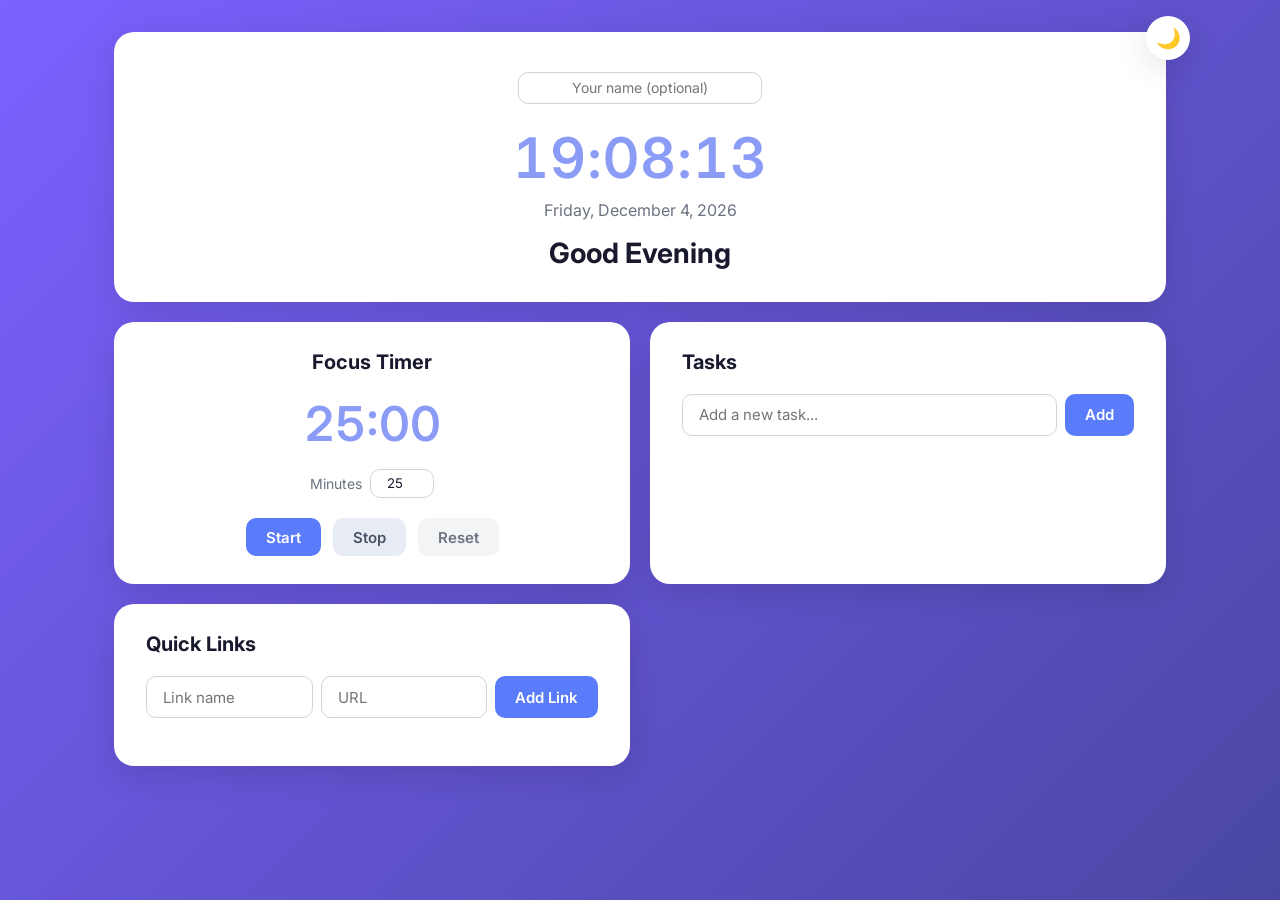
<file: index.html>
<!DOCTYPE html>
<html lang="en">
  <head>
    <meta charset="UTF-8" />
    <meta name="viewport" content="width=device-width, initial-scale=1.0" />
    <title>Personal Dashboard</title>
    <link rel="preconnect" href="https://fonts.googleapis.com" />
    <link rel="preconnect" href="https://fonts.gstatic.com" crossorigin />
    <link
      href="https://fonts.googleapis.com/css2?family=Inter:wght@400;500;600;700&display=swap"
      rel="stylesheet"
    />
    <link rel="stylesheet" href="css/style.css" />
  </head>
  <body>
    <div class="dashboard">
      <button
        type="button"
        id="theme-toggle"
        class="theme-toggle"
        aria-label="Toggle light or dark mode"
        title="Toggle theme"
      >
        <span class="theme-toggle__icon" aria-hidden="true">🌙</span>
      </button>

      <!-- Greeting Card -->
      <section class="card card--greeting" aria-labelledby="greeting-title">
        <input
          type="text"
          id="user-name"
          class="greeting__name-input"
          placeholder="Your name (optional)"
          aria-label="Your name"
          maxlength="40"
        />
        <p id="live-clock" class="greeting__clock" aria-live="polite">00:00:00</p>
        <p id="live-date" class="greeting__date">Loading date…</p>
        <h1 id="greeting-text" class="greeting__message">Good Morning</h1>
      </section>

      <div class="dashboard__grid">
        <!-- Focus Timer -->
        <section class="card card--timer" aria-labelledby="timer-title">
          <h2 id="timer-title" class="card__title">Focus Timer</h2>
          <p id="timer-display" class="timer__display" aria-live="polite">25:00</p>
          <div class="timer__duration">
            <label for="timer-minutes">Minutes</label>
            <input
              type="number"
              id="timer-minutes"
              min="1"
              max="120"
              value="25"
            />
          </div>
          <div class="timer__controls">
            <button type="button" id="timer-start" class="btn btn--primary">
              Start
            </button>
            <button type="button" id="timer-stop" class="btn btn--secondary">
              Stop
            </button>
            <button type="button" id="timer-reset" class="btn btn--ghost">
              Reset
            </button>
          </div>
        </section>

        <!-- Tasks -->
        <section class="card card--tasks" aria-labelledby="tasks-title">
          <h2 id="tasks-title" class="card__title">Tasks</h2>
          <form id="task-form" class="tasks__form">
            <input
              type="text"
              id="task-input"
              class="tasks__input"
              placeholder="Add a new task..."
              autocomplete="off"
              maxlength="200"
            />
            <button type="submit" class="btn btn--primary">Add</button>
          </form>
          <ul id="task-list" class="tasks__list" role="list"></ul>
        </section>

        <!-- Quick Links -->
        <section class="card card--links" aria-labelledby="links-title">
          <h2 id="links-title" class="card__title">Quick Links</h2>
          <form id="link-form" class="links__form">
            <input
              type="text"
              id="link-name"
              class="links__input"
              placeholder="Link name"
              maxlength="40"
            />
            <input
              type="url"
              id="link-url"
              class="links__input"
              placeholder="URL"
            />
            <button type="submit" class="btn btn--primary">Add Link</button>
          </form>
          <div id="link-pills" class="links__pills" role="list"></div>
        </section>
      </div>
    </div>

    <script src="js/script.js"></script>
  </body>
</html>
</file>
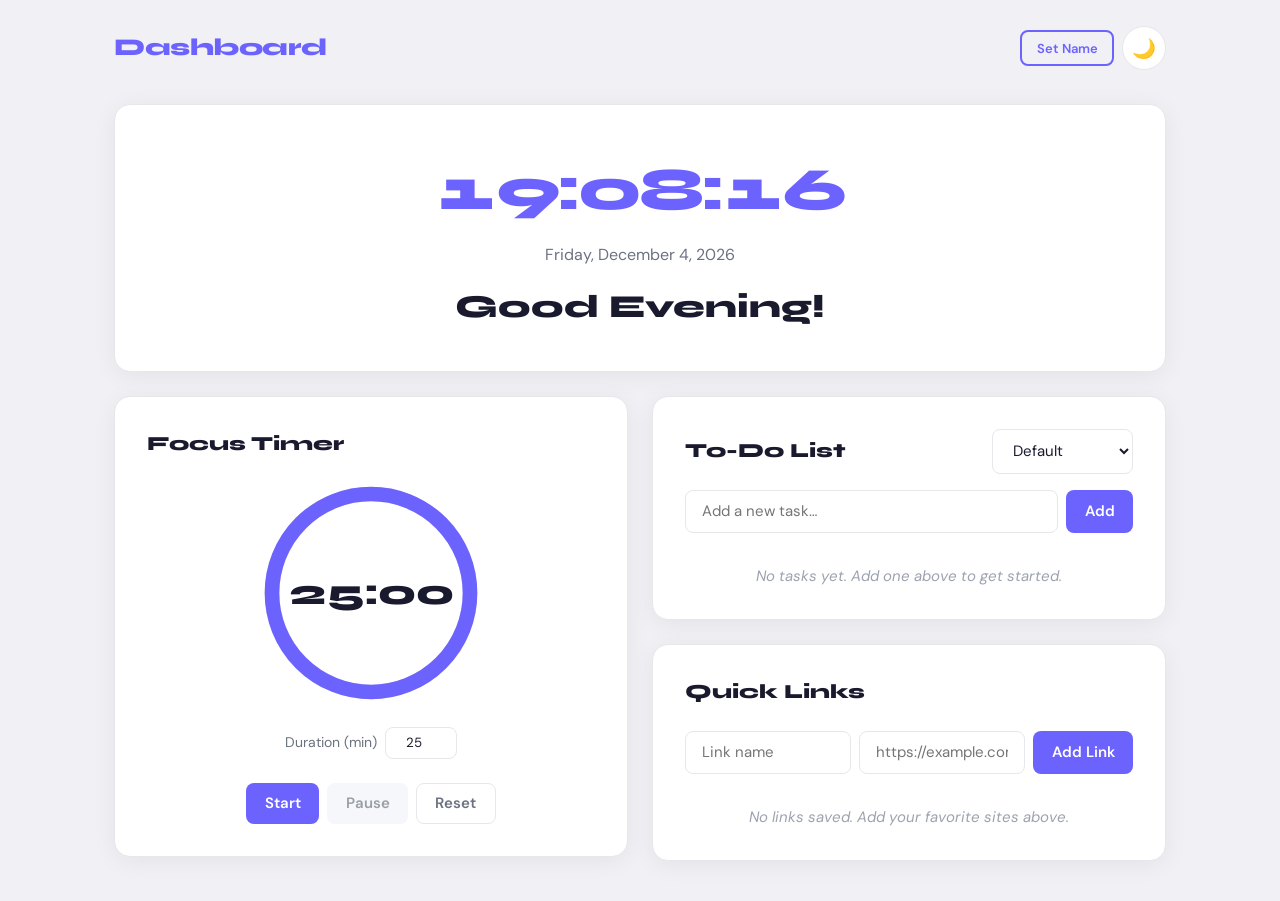
<file: project/index.html>
<!DOCTYPE html>
<html lang="en">
  <head>
    <meta charset="UTF-8" />
    <meta name="viewport" content="width=device-width, initial-scale=1.0" />
    <meta name="description" content="Personal dashboard with Pomodoro timer, tasks, and quick links." />
    <title>Personal Dashboard</title>
    <link rel="preconnect" href="https://fonts.googleapis.com" />
    <link rel="preconnect" href="https://fonts.gstatic.com" crossorigin />
    <link
      href="https://fonts.googleapis.com/css2?family=DM+Sans:ital,opsz,wght@0,9..40,400;0,9..40,500;0,9..40,600;1,9..40,400&family=Syne:wght@700;800&display=swap"
      rel="stylesheet"
    />
    <link rel="stylesheet" href="css/style.css" />
  </head>
  <body>
    <div class="app">
      <!-- Header -->
      <header class="header">
        <h1 class="header__logo">Dashboard</h1>
        <div class="header__actions">
          <button type="button" id="btn-set-name" class="btn btn--outline btn--small">
            Set Name
          </button>
          <button
            type="button"
            id="theme-toggle"
            class="btn btn--icon"
            aria-label="Toggle light or dark mode"
            title="Toggle theme"
          >
            <span class="theme-toggle__icon" aria-hidden="true">🌙</span>
          </button>
        </div>
      </header>

      <!-- Greeting -->
      <section class="card card--greeting" aria-label="Greeting">
        <p id="live-time" class="greeting__time" aria-live="polite">00:00:00</p>
        <p id="live-date" class="greeting__date">Loading…</p>
        <h2 id="greeting-text" class="greeting__message">Good Morning</h2>
      </section>

      <!-- Main grid: timer | todo + links -->
      <div class="main-grid">
        <!-- Pomodoro -->
        <section class="card card--timer" aria-labelledby="timer-heading">
          <h2 id="timer-heading" class="card__title">Focus Timer</h2>

          <div class="timer__ring-wrap">
            <svg class="timer__ring" viewBox="0 0 120 120" aria-hidden="true">
              <circle class="timer__ring-bg" cx="60" cy="60" r="54" />
              <circle
                id="timer-ring-progress"
                class="timer__ring-progress"
                cx="60"
                cy="60"
                r="54"
              />
            </svg>
            <p id="timer-display" class="timer__display" aria-live="polite">25:00</p>
          </div>

          <div class="timer__duration">
            <label for="timer-minutes">Duration (min)</label>
            <input
              type="number"
              id="timer-minutes"
              min="1"
              max="99"
              value="25"
              aria-label="Pomodoro duration in minutes"
            />
          </div>

          <div class="timer__controls">
            <button type="button" id="timer-start" class="btn btn--primary">Start</button>
            <button type="button" id="timer-pause" class="btn btn--secondary" disabled>
              Pause
            </button>
            <button type="button" id="timer-reset" class="btn btn--ghost">Reset</button>
          </div>
        </section>

        <div class="main-grid__right">
          <!-- To-Do -->
          <section class="card card--todo" aria-labelledby="todo-heading">
            <div class="card__header-row">
              <h2 id="todo-heading" class="card__title">To-Do List</h2>
              <label class="sort-label">
                <span class="visually-hidden">Sort tasks</span>
                <select id="task-sort" class="select" aria-label="Sort tasks">
                  <option value="default">Default</option>
                  <option value="az">A → Z</option>
                  <option value="za">Z → A</option>
                  <option value="done-last">Done Last</option>
                </select>
              </label>
            </div>

            <form id="task-form" class="todo__form">
              <input
                type="text"
                id="task-input"
                class="input"
                placeholder="Add a new task…"
                autocomplete="off"
                maxlength="200"
                aria-label="New task"
              />
              <button type="submit" class="btn btn--primary">Add</button>
            </form>

            <ul id="task-list" class="todo__list" role="list"></ul>
            <p id="task-empty" class="empty-state" hidden>
              No tasks yet. Add one above to get started.
            </p>
          </section>

          <!-- Quick Links -->
          <section class="card card--links" aria-labelledby="links-heading">
            <h2 id="links-heading" class="card__title">Quick Links</h2>

            <form id="link-form" class="links__form">
              <input
                type="text"
                id="link-name"
                class="input"
                placeholder="Link name"
                maxlength="40"
                aria-label="Link name"
              />
              <input
                type="url"
                id="link-url"
                class="input"
                placeholder="https://example.com"
                aria-label="Link URL"
              />
              <button type="submit" class="btn btn--primary">Add Link</button>
            </form>

            <div id="link-chips" class="links__chips" role="list"></div>
            <p id="links-empty" class="empty-state" hidden>
              No links saved. Add your favorite sites above.
            </p>
          </section>
        </div>
      </div>
    </div>

    <!-- Name modal -->
    <dialog id="name-modal" class="modal">
      <form method="dialog" id="name-form" class="modal__content">
        <h3 class="modal__title">Set your name</h3>
        <input
          type="text"
          id="name-input"
          class="input"
          placeholder="e.g. Setya"
          maxlength="40"
          autocomplete="name"
        />
        <div class="modal__actions">
          <button type="button" id="name-cancel" class="btn btn--ghost">Cancel</button>
          <button type="submit" class="btn btn--primary">Save</button>
        </div>
      </form>
    </dialog>

    <!-- Toast container -->
    <div id="toast-container" class="toast-container" aria-live="polite" aria-atomic="true"></div>

    <script src="js/script.js"></script>
  </body>
</html>
</file>
<file: css/style.css>
/* Personal Dashboard — purple/blue gradient, white cards */

:root {
  --bg-gradient-start: #7b61ff;
  --bg-gradient-end: #4a47a3;
  --card-bg: #ffffff;
  --card-shadow: 0 8px 32px rgba(0, 0, 0, 0.12);
  --text-primary: #1a1a2e;
  --text-secondary: #6b7280;
  --accent: #5b7cfa;
  --accent-hover: #4a6ae8;
  --accent-light: #e8eeff;
  --clock-color: #8b9cf7;
  --btn-secondary-bg: #e8ecf4;
  --btn-secondary-text: #4a5568;
  --danger: #ef4444;
  --danger-hover: #dc2626;
  --input-border: #d1d5db;
  --radius-card: 20px;
  --radius-btn: 10px;
  --radius-pill: 999px;
  --font: "Inter", system-ui, -apple-system, sans-serif;
  --gap: 1.25rem;
  --max-width: 1100px;
}

[data-theme="dark"] {
  --card-bg: #1e1e2e;
  --card-shadow: 0 8px 32px rgba(0, 0, 0, 0.35);
  --text-primary: #f3f4f6;
  --text-secondary: #9ca3af;
  --accent-light: #2d3748;
  --clock-color: #a5b4fc;
  --btn-secondary-bg: #374151;
  --btn-secondary-text: #e5e7eb;
  --input-border: #4b5563;
}

*,
*::before,
*::after {
  box-sizing: border-box;
}

body {
  margin: 0;
  min-height: 100vh;
  font-family: var(--font);
  font-size: 1rem;
  color: var(--text-primary);
  background: linear-gradient(
    135deg,
    var(--bg-gradient-start) 0%,
    var(--bg-gradient-end) 100%
  );
  background-attachment: fixed;
}

.dashboard {
  position: relative;
  max-width: var(--max-width);
  margin: 0 auto;
  padding: 2rem 1.5rem 3rem;
  display: flex;
  flex-direction: column;
  gap: var(--gap);
}

/* Theme toggle */

.theme-toggle {
  position: absolute;
  top: 1rem;
  right: 0;
  width: 44px;
  height: 44px;
  border: none;
  border-radius: 50%;
  background: var(--card-bg);
  box-shadow: var(--card-shadow);
  cursor: pointer;
  font-size: 1.25rem;
  display: flex;
  align-items: center;
  justify-content: center;
  transition: transform 0.2s ease;
}

.theme-toggle:hover {
  transform: scale(1.05);
}

/* Cards */

.card {
  background: var(--card-bg);
  border-radius: var(--radius-card);
  box-shadow: var(--card-shadow);
  padding: 1.75rem 2rem;
}

.card__title {
  margin: 0 0 1.25rem;
  font-size: 1.25rem;
  font-weight: 700;
  color: var(--text-primary);
}

/* Greeting card */

.card--greeting {
  text-align: center;
  padding: 2.5rem 2rem 2rem;
}

.greeting__name-input {
  display: block;
  margin: 0 auto 1.25rem;
  padding: 0.4rem 0.75rem;
  border: 1px solid var(--input-border);
  border-radius: var(--radius-btn);
  font-family: inherit;
  font-size: 0.875rem;
  min-width: 180px;
  text-align: center;
  background: var(--card-bg);
  color: var(--text-primary);
}

.greeting__clock {
  margin: 0;
  font-size: clamp(2.5rem, 8vw, 3.5rem);
  font-weight: 600;
  letter-spacing: 0.02em;
  color: var(--clock-color);
  font-variant-numeric: tabular-nums;
}

.greeting__date {
  margin: 0.5rem 0 1rem;
  font-size: 1rem;
  color: var(--text-secondary);
}

.greeting__message {
  margin: 0;
  font-size: 1.75rem;
  font-weight: 700;
  color: var(--text-primary);
}

/* Grid: timer + tasks row, links below timer */

.dashboard__grid {
  display: grid;
  grid-template-columns: 1fr 1fr;
  grid-template-rows: auto auto;
  gap: var(--gap);
}

.card--timer {
  grid-column: 1;
  grid-row: 1;
  text-align: center;
}

.card--tasks {
  grid-column: 2;
  grid-row: 1;
}

.card--links {
  grid-column: 1;
  grid-row: 2;
}

/* Focus timer */

.timer__display {
  margin: 0 0 1rem;
  font-size: clamp(2.25rem, 6vw, 3rem);
  font-weight: 600;
  color: var(--clock-color);
  font-variant-numeric: tabular-nums;
}

.timer__duration {
  display: flex;
  align-items: center;
  justify-content: center;
  gap: 0.5rem;
  margin-bottom: 1.25rem;
  font-size: 0.875rem;
  color: var(--text-secondary);
}

.timer__duration input {
  width: 4rem;
  padding: 0.35rem 0.5rem;
  border: 1px solid var(--input-border);
  border-radius: var(--radius-btn);
  font-family: inherit;
  text-align: center;
  background: var(--card-bg);
  color: var(--text-primary);
}

.timer__controls {
  display: flex;
  flex-wrap: wrap;
  gap: 0.75rem;
  justify-content: center;
}

/* Buttons */

.btn {
  padding: 0.6rem 1.25rem;
  border: none;
  border-radius: var(--radius-btn);
  font-family: inherit;
  font-size: 0.9375rem;
  font-weight: 600;
  cursor: pointer;
  transition: background 0.2s ease, transform 0.15s ease;
}

.btn:hover {
  transform: translateY(-1px);
}

.btn--primary {
  background: var(--accent);
  color: #fff;
}

.btn--primary:hover {
  background: var(--accent-hover);
}

.btn--secondary {
  background: var(--btn-secondary-bg);
  color: var(--btn-secondary-text);
}

.btn--secondary:hover {
  filter: brightness(0.95);
}

.btn--ghost {
  background: #f3f4f6;
  color: var(--text-secondary);
}

[data-theme="dark"] .btn--ghost {
  background: #374151;
  color: var(--text-secondary);
}

.btn--danger {
  background: var(--danger);
  color: #fff;
  padding: 0.35rem 0.75rem;
  font-size: 0.8125rem;
}

.btn--danger:hover {
  background: var(--danger-hover);
}

.btn--small {
  padding: 0.35rem 0.65rem;
  font-size: 0.8125rem;
}

/* Tasks */

.tasks__form {
  display: flex;
  gap: 0.5rem;
  margin-bottom: 1rem;
}

.tasks__input {
  flex: 1;
  padding: 0.65rem 1rem;
  border: 1px solid var(--input-border);
  border-radius: var(--radius-btn);
  font-family: inherit;
  font-size: 0.9375rem;
  background: var(--card-bg);
  color: var(--text-primary);
}

.tasks__input:focus {
  outline: 2px solid var(--accent);
  outline-offset: 1px;
}

.tasks__list {
  list-style: none;
  margin: 0;
  padding: 0;
  display: flex;
  flex-direction: column;
  gap: 0.65rem;
}

.task-item {
  display: flex;
  align-items: center;
  gap: 0.65rem;
  padding: 0.5rem 0;
  border-bottom: 1px solid var(--input-border);
}

.task-item:last-child {
  border-bottom: none;
}

.task-item__checkbox {
  width: 18px;
  height: 18px;
  accent-color: var(--accent);
  cursor: pointer;
  flex-shrink: 0;
}

.task-item__text {
  flex: 1;
  font-size: 0.9375rem;
  word-break: break-word;
}

.task-item__text--done {
  text-decoration: line-through;
  color: var(--text-secondary);
}

.task-item__edit-input {
  flex: 1;
  padding: 0.35rem 0.5rem;
  border: 1px solid var(--accent);
  border-radius: 6px;
  font-family: inherit;
  font-size: 0.9375rem;
  background: var(--card-bg);
  color: var(--text-primary);
}

.task-item__actions {
  display: flex;
  gap: 0.35rem;
  flex-shrink: 0;
}

/* Quick links */

.links__form {
  display: flex;
  flex-wrap: wrap;
  gap: 0.5rem;
  margin-bottom: 1.25rem;
}

.links__input {
  flex: 1;
  min-width: 120px;
  padding: 0.65rem 1rem;
  border: 1px solid var(--input-border);
  border-radius: var(--radius-btn);
  font-family: inherit;
  font-size: 0.9375rem;
  background: var(--card-bg);
  color: var(--text-primary);
}

.links__pills {
  display: flex;
  flex-wrap: wrap;
  gap: 0.65rem;
}

.link-pill {
  display: inline-flex;
  align-items: center;
  gap: 0.35rem;
  padding: 0.45rem 0.5rem 0.45rem 1rem;
  background: var(--accent);
  color: #fff;
  border-radius: var(--radius-pill);
  font-size: 0.9375rem;
  font-weight: 500;
  transition: background 0.2s ease;
}

.link-pill:hover {
  background: var(--accent-hover);
}

.link-pill__anchor {
  color: #fff;
  text-decoration: none;
}

.link-pill__anchor:hover {
  text-decoration: none;
  color: #fff;
}

.link-pill__remove {
  display: inline-flex;
  align-items: center;
  justify-content: center;
  width: 22px;
  height: 22px;
  padding: 0;
  border: none;
  border-radius: 50%;
  background: rgba(255, 255, 255, 0.2);
  color: #fff;
  font-size: 1rem;
  line-height: 1;
  cursor: pointer;
  transition: background 0.2s ease;
}

.link-pill__remove:hover {
  background: rgba(255, 255, 255, 0.35);
}

/* Responsive */

@media (max-width: 768px) {
  .dashboard__grid {
    grid-template-columns: 1fr;
  }

  .card--timer,
  .card--tasks,
  .card--links {
    grid-column: 1;
    grid-row: auto;
  }

  .theme-toggle {
    right: 1.5rem;
  }
}
</file>
<file: project/css/style.css>
/* ==========================================================================
   Personal Dashboard — Light / Dark themes, Syne + DM Sans
   ========================================================================== */

:root {
  /* Typography */
  --font-heading: "Syne", system-ui, sans-serif;
  --font-body: "DM Sans", system-ui, sans-serif;

  /* Spacing */
  --space-xs: 0.25rem;
  --space-sm: 0.5rem;
  --space-md: 1rem;
  --space-lg: 1.5rem;
  --space-xl: 2rem;
  --space-2xl: 2.5rem;

  /* Radius */
  --radius-sm: 8px;
  --radius-md: 12px;
  --radius-lg: 16px;
  --radius-full: 999px;

  /* Layout */
  --max-width: 1100px;
  --header-height: 64px;

  /* Light theme (default) */
  --bg-page: #f0f0f5;
  --bg-card: #ffffff;
  --text-primary: #1a1a2e;
  --text-secondary: #6b7280;
  --text-muted: #9ca3af;
  --accent: #6c63ff;
  --accent-hover: #5a52e0;
  --accent-soft: rgba(108, 99, 255, 0.12);
  --border: #e5e7eb;
  --shadow-card: 0 4px 24px rgba(0, 0, 0, 0.06);
  --input-bg: #ffffff;
  --btn-secondary-bg: #eef0f6;
  --btn-secondary-text: #374151;
  --btn-ghost-bg: transparent;
  --ring-track: #e8e8f0;
  --ring-progress: #6c63ff;
  --ring-warning: #f59e0b;
  --ring-danger: #ef4444;
  --toast-success-bg: #059669;
  --toast-error-bg: #dc2626;
  --empty-color: #9ca3af;
}

[data-theme="dark"] {
  --bg-page: #0f1117;
  --bg-card: #1a1d2e;
  --text-primary: #f3f4f6;
  --text-secondary: #9ca3af;
  --text-muted: #6b7280;
  --accent: #7c75ff;
  --accent-hover: #6c63ff;
  --accent-soft: rgba(124, 117, 255, 0.15);
  --border: #2d3148;
  --shadow-card: 0 4px 24px rgba(0, 0, 0, 0.35);
  --input-bg: #252836;
  --btn-secondary-bg: #252836;
  --btn-secondary-text: #e5e7eb;
  --ring-track: #2d3148;
  --ring-progress: #7c75ff;
  --toast-success-bg: #10b981;
  --toast-error-bg: #f87171;
  --empty-color: #6b7280;
}

/* ---------- Reset & base ---------- */

*,
*::before,
*::after {
  box-sizing: border-box;
}

html {
  scroll-behavior: smooth;
}

body {
  margin: 0;
  min-height: 100vh;
  font-family: var(--font-body);
  font-size: 1rem;
  line-height: 1.5;
  color: var(--text-primary);
  background: var(--bg-page);
  transition: background 0.3s ease, color 0.3s ease;
}

img {
  display: block;
  max-width: 100%;
}

button,
input,
select {
  font-family: inherit;
}

.visually-hidden {
  position: absolute;
  width: 1px;
  height: 1px;
  padding: 0;
  margin: -1px;
  overflow: hidden;
  clip: rect(0, 0, 0, 0);
  white-space: nowrap;
  border: 0;
}

/* ---------- App layout ---------- */

.app {
  max-width: var(--max-width);
  margin: 0 auto;
  padding: var(--space-md) var(--space-lg) var(--space-2xl);
}

/* ---------- Header ---------- */

.header {
  display: flex;
  align-items: center;
  justify-content: space-between;
  min-height: var(--header-height);
  margin-bottom: var(--space-lg);
}

.header__logo {
  margin: 0;
  font-family: var(--font-heading);
  font-weight: 800;
  font-size: 1.5rem;
  letter-spacing: -0.02em;
  color: var(--accent);
}

.header__actions {
  display: flex;
  align-items: center;
  gap: var(--space-sm);
}

/* ---------- Cards ---------- */

.card {
  background: var(--bg-card);
  border-radius: var(--radius-lg);
  box-shadow: var(--shadow-card);
  padding: var(--space-xl);
  border: 1px solid var(--border);
  transition: background 0.3s ease, border-color 0.3s ease, box-shadow 0.3s ease;
}

.card__title {
  margin: 0 0 var(--space-lg);
  font-family: var(--font-heading);
  font-weight: 800;
  font-size: 1.25rem;
  color: var(--text-primary);
}

.card__header-row {
  display: flex;
  flex-wrap: wrap;
  align-items: center;
  justify-content: space-between;
  gap: var(--space-sm);
  margin-bottom: var(--space-md);
}

.card__header-row .card__title {
  margin-bottom: 0;
}

/* ---------- Greeting ---------- */

.card--greeting {
  text-align: center;
  margin-bottom: var(--space-lg);
  padding: var(--space-2xl) var(--space-xl);
}

.greeting__time {
  margin: 0;
  font-family: var(--font-heading);
  font-weight: 800;
  font-size: clamp(2.5rem, 7vw, 3.75rem);
  letter-spacing: -0.02em;
  color: var(--accent);
  font-variant-numeric: tabular-nums;
  transition: color 0.3s ease;
}

.greeting__date {
  margin: var(--space-sm) 0 var(--space-md);
  font-size: 1rem;
  color: var(--text-secondary);
}

.greeting__message {
  margin: 0;
  font-family: var(--font-heading);
  font-weight: 800;
  font-size: clamp(1.5rem, 4vw, 2rem);
  color: var(--text-primary);
}

/* ---------- Main grid ---------- */

.main-grid {
  display: grid;
  grid-template-columns: 1fr 1fr;
  gap: var(--space-lg);
  align-items: start;
}

.main-grid__right {
  display: flex;
  flex-direction: column;
  gap: var(--space-lg);
}

/* ---------- Pomodoro timer ---------- */

.timer__ring-wrap {
  position: relative;
  width: 220px;
  height: 220px;
  margin: 0 auto var(--space-lg);
}

.timer__ring {
  width: 100%;
  height: 100%;
  transform: rotate(-90deg);
}

.timer__ring-bg {
  fill: none;
  stroke: var(--ring-track);
  stroke-width: 8;
  transition: stroke 0.3s ease;
}

.timer__ring-progress {
  fill: none;
  stroke: var(--ring-progress);
  stroke-width: 8;
  stroke-linecap: round;
  stroke-dasharray: 339.292;
  stroke-dashoffset: 0;
  transition: stroke 0.4s ease, stroke-dashoffset 0.35s linear;
}

.timer__ring-progress--warning {
  stroke: var(--ring-warning);
}

.timer__ring-progress--danger {
  stroke: var(--ring-danger);
}

.timer__display {
  position: absolute;
  inset: 0;
  display: flex;
  align-items: center;
  justify-content: center;
  margin: 0;
  font-family: var(--font-heading);
  font-weight: 800;
  font-size: 2.25rem;
  font-variant-numeric: tabular-nums;
  color: var(--text-primary);
  pointer-events: none;
}

.timer__duration {
  display: flex;
  align-items: center;
  justify-content: center;
  gap: var(--space-sm);
  margin-bottom: var(--space-lg);
  font-size: 0.875rem;
  color: var(--text-secondary);
}

.timer__duration input {
  width: 4.5rem;
  padding: 0.4rem 0.5rem;
  text-align: center;
  border: 1px solid var(--border);
  border-radius: var(--radius-sm);
  background: var(--input-bg);
  color: var(--text-primary);
  transition: border-color 0.2s ease, box-shadow 0.2s ease;
}

.timer__duration input:focus {
  outline: none;
  border-color: var(--accent);
  box-shadow: 0 0 0 3px var(--accent-soft);
}

.timer__controls {
  display: flex;
  flex-wrap: wrap;
  gap: var(--space-sm);
  justify-content: center;
}

/* ---------- Forms & inputs ---------- */

.input,
.select {
  padding: 0.65rem 1rem;
  border: 1px solid var(--border);
  border-radius: var(--radius-sm);
  background: var(--input-bg);
  color: var(--text-primary);
  font-size: 0.9375rem;
  transition: border-color 0.2s ease, box-shadow 0.2s ease;
}

.input:focus,
.select:focus {
  outline: none;
  border-color: var(--accent);
  box-shadow: 0 0 0 3px var(--accent-soft);
}

.select {
  cursor: pointer;
  padding-right: 2rem;
}

.sort-label {
  display: flex;
  align-items: center;
  gap: var(--space-xs);
  font-size: 0.8125rem;
  color: var(--text-secondary);
}

.todo__form,
.links__form {
  display: flex;
  flex-wrap: wrap;
  gap: var(--space-sm);
  margin-bottom: var(--space-md);
}

.todo__form .input,
.links__form .input {
  flex: 1;
  min-width: 140px;
}

/* ---------- Buttons ---------- */

.btn {
  display: inline-flex;
  align-items: center;
  justify-content: center;
  gap: var(--space-xs);
  padding: 0.6rem 1.15rem;
  border: none;
  border-radius: var(--radius-sm);
  font-size: 0.9375rem;
  font-weight: 600;
  cursor: pointer;
  transition: background 0.2s ease, color 0.2s ease, transform 0.15s ease,
    opacity 0.2s ease, box-shadow 0.2s ease;
}

.btn:hover:not(:disabled) {
  transform: translateY(-1px);
}

.btn:active:not(:disabled) {
  transform: translateY(0);
}

.btn:disabled {
  opacity: 0.5;
  cursor: not-allowed;
}

.btn--primary {
  background: var(--accent);
  color: #fff;
}

.btn--primary:hover:not(:disabled) {
  background: var(--accent-hover);
  box-shadow: 0 4px 14px var(--accent-soft);
}

.btn--secondary {
  background: var(--btn-secondary-bg);
  color: var(--btn-secondary-text);
}

.btn--secondary:hover:not(:disabled) {
  filter: brightness(0.96);
}

.btn--ghost {
  background: var(--btn-ghost-bg);
  color: var(--text-secondary);
  border: 1px solid var(--border);
}

.btn--ghost:hover:not(:disabled) {
  background: var(--accent-soft);
  color: var(--accent);
  border-color: var(--accent);
}

.btn--outline {
  background: transparent;
  color: var(--accent);
  border: 2px solid var(--accent);
}

.btn--outline:hover:not(:disabled) {
  background: var(--accent-soft);
}

.btn--small {
  padding: 0.45rem 0.9rem;
  font-size: 0.8125rem;
}

.btn--icon {
  width: 44px;
  height: 44px;
  padding: 0;
  border-radius: var(--radius-full);
  background: var(--bg-card);
  border: 1px solid var(--border);
  font-size: 1.2rem;
}

.btn--icon:hover:not(:disabled) {
  background: var(--accent-soft);
  border-color: var(--accent);
}

.btn--danger {
  background: transparent;
  color: var(--ring-danger);
  border: 1px solid transparent;
  padding: 0.35rem 0.5rem;
}

.btn--danger:hover:not(:disabled) {
  background: rgba(239, 68, 68, 0.1);
}

.btn--icon-only {
  width: 36px;
  height: 36px;
  padding: 0;
  border-radius: var(--radius-sm);
  background: transparent;
  border: none;
  color: var(--text-secondary);
  font-size: 1rem;
}

.btn--icon-only:hover:not(:disabled) {
  background: var(--accent-soft);
  color: var(--accent);
}

/* ---------- To-Do list ---------- */

.todo__list {
  list-style: none;
  margin: 0;
  padding: 0;
  display: flex;
  flex-direction: column;
  gap: var(--space-sm);
}

.todo-item {
  display: flex;
  align-items: center;
  gap: var(--space-sm);
  padding: var(--space-sm) var(--space-md);
  border-radius: var(--radius-md);
  border: 1px solid var(--border);
  background: var(--input-bg);
  transition: background 0.2s ease, border-color 0.2s ease, transform 0.15s ease;
}

.todo-item:hover {
  border-color: var(--accent);
  transform: translateX(2px);
}

.todo-item--done {
  opacity: 0.85;
}

.todo-item__check {
  position: relative;
  flex-shrink: 0;
  width: 22px;
  height: 22px;
  accent-color: var(--accent);
  cursor: pointer;
}

.todo-item__text {
  flex: 1;
  font-size: 0.9375rem;
  word-break: break-word;
  transition: color 0.2s ease;
}

.todo-item__text--done {
  text-decoration: line-through;
  color: var(--text-muted);
}

.todo-item__edit-input {
  flex: 1;
  padding: 0.35rem 0.5rem;
  border: 1px solid var(--accent);
  border-radius: var(--radius-sm);
  background: var(--bg-card);
  color: var(--text-primary);
  font-size: 0.9375rem;
}

.todo-item__actions {
  display: flex;
  gap: var(--space-xs);
  flex-shrink: 0;
}

/* ---------- Quick links ---------- */

.links__chips {
  display: flex;
  flex-wrap: wrap;
  gap: var(--space-sm);
}

.link-chip {
  display: inline-flex;
  align-items: center;
  gap: var(--space-sm);
  padding: 0.45rem 0.5rem 0.45rem 0.65rem;
  background: var(--accent-soft);
  border: 1px solid var(--border);
  border-radius: var(--radius-full);
  transition: background 0.2s ease, border-color 0.2s ease, transform 0.15s ease;
}

.link-chip:hover {
  border-color: var(--accent);
  transform: translateY(-1px);
}

.link-chip__anchor {
  display: inline-flex;
  align-items: center;
  gap: var(--space-sm);
  color: var(--accent);
  font-weight: 600;
  font-size: 0.875rem;
  text-decoration: none;
}

.link-chip__anchor:hover {
  color: var(--accent-hover);
}

.link-chip__favicon {
  width: 18px;
  height: 18px;
  border-radius: 4px;
  object-fit: contain;
}

.link-chip__remove {
  display: flex;
  align-items: center;
  justify-content: center;
  width: 24px;
  height: 24px;
  padding: 0;
  border: none;
  border-radius: var(--radius-full);
  background: transparent;
  color: var(--text-muted);
  font-size: 1.1rem;
  line-height: 1;
  cursor: pointer;
  transition: background 0.2s ease, color 0.2s ease;
}

.link-chip__remove:hover {
  background: rgba(239, 68, 68, 0.15);
  color: var(--ring-danger);
}

/* ---------- Empty state ---------- */

.empty-state {
  margin: var(--space-md) 0 0;
  text-align: center;
  font-size: 0.9375rem;
  color: var(--empty-color);
  font-style: italic;
}

/* ---------- Modal ---------- */

.modal {
  border: none;
  border-radius: var(--radius-lg);
  padding: 0;
  max-width: 400px;
  width: calc(100% - 2rem);
  background: var(--bg-card);
  color: var(--text-primary);
  box-shadow: var(--shadow-card);
}

.modal::backdrop {
  background: rgba(0, 0, 0, 0.45);
}

.modal__content {
  padding: var(--space-xl);
}

.modal__title {
  margin: 0 0 var(--space-md);
  font-family: var(--font-heading);
  font-weight: 800;
  font-size: 1.25rem;
}

.modal__content .input {
  width: 100%;
  margin-bottom: var(--space-lg);
}

.modal__actions {
  display: flex;
  justify-content: flex-end;
  gap: var(--space-sm);
}

/* ---------- Toasts ---------- */

.toast-container {
  position: fixed;
  bottom: var(--space-lg);
  right: var(--space-lg);
  z-index: 1000;
  display: flex;
  flex-direction: column;
  gap: var(--space-sm);
  pointer-events: none;
}

.toast {
  padding: var(--space-md) var(--space-lg);
  border-radius: var(--radius-md);
  color: #fff;
  font-size: 0.9375rem;
  font-weight: 500;
  box-shadow: 0 8px 24px rgba(0, 0, 0, 0.2);
  animation: toast-in 0.35s ease forwards;
  pointer-events: auto;
  max-width: 320px;
}

.toast--success {
  background: var(--toast-success-bg);
}

.toast--error {
  background: var(--toast-error-bg);
}

.toast--fade-out {
  animation: toast-out 0.3s ease forwards;
}

@keyframes toast-in {
  from {
    opacity: 0;
    transform: translateY(12px) scale(0.96);
  }
  to {
    opacity: 1;
    transform: translateY(0) scale(1);
  }
}

@keyframes toast-out {
  to {
    opacity: 0;
    transform: translateY(-8px);
  }
}

/* ---------- Responsive ---------- */

@media (max-width: 768px) {
  .main-grid {
    grid-template-columns: 1fr;
  }

  .app {
    padding: var(--space-md);
  }

  .card {
    padding: var(--space-lg);
  }

  .timer__ring-wrap {
    width: 200px;
    height: 200px;
  }

  .toast-container {
    left: var(--space-md);
    right: var(--space-md);
    bottom: var(--space-md);
  }

  .toast {
    max-width: none;
  }
}
</file>
